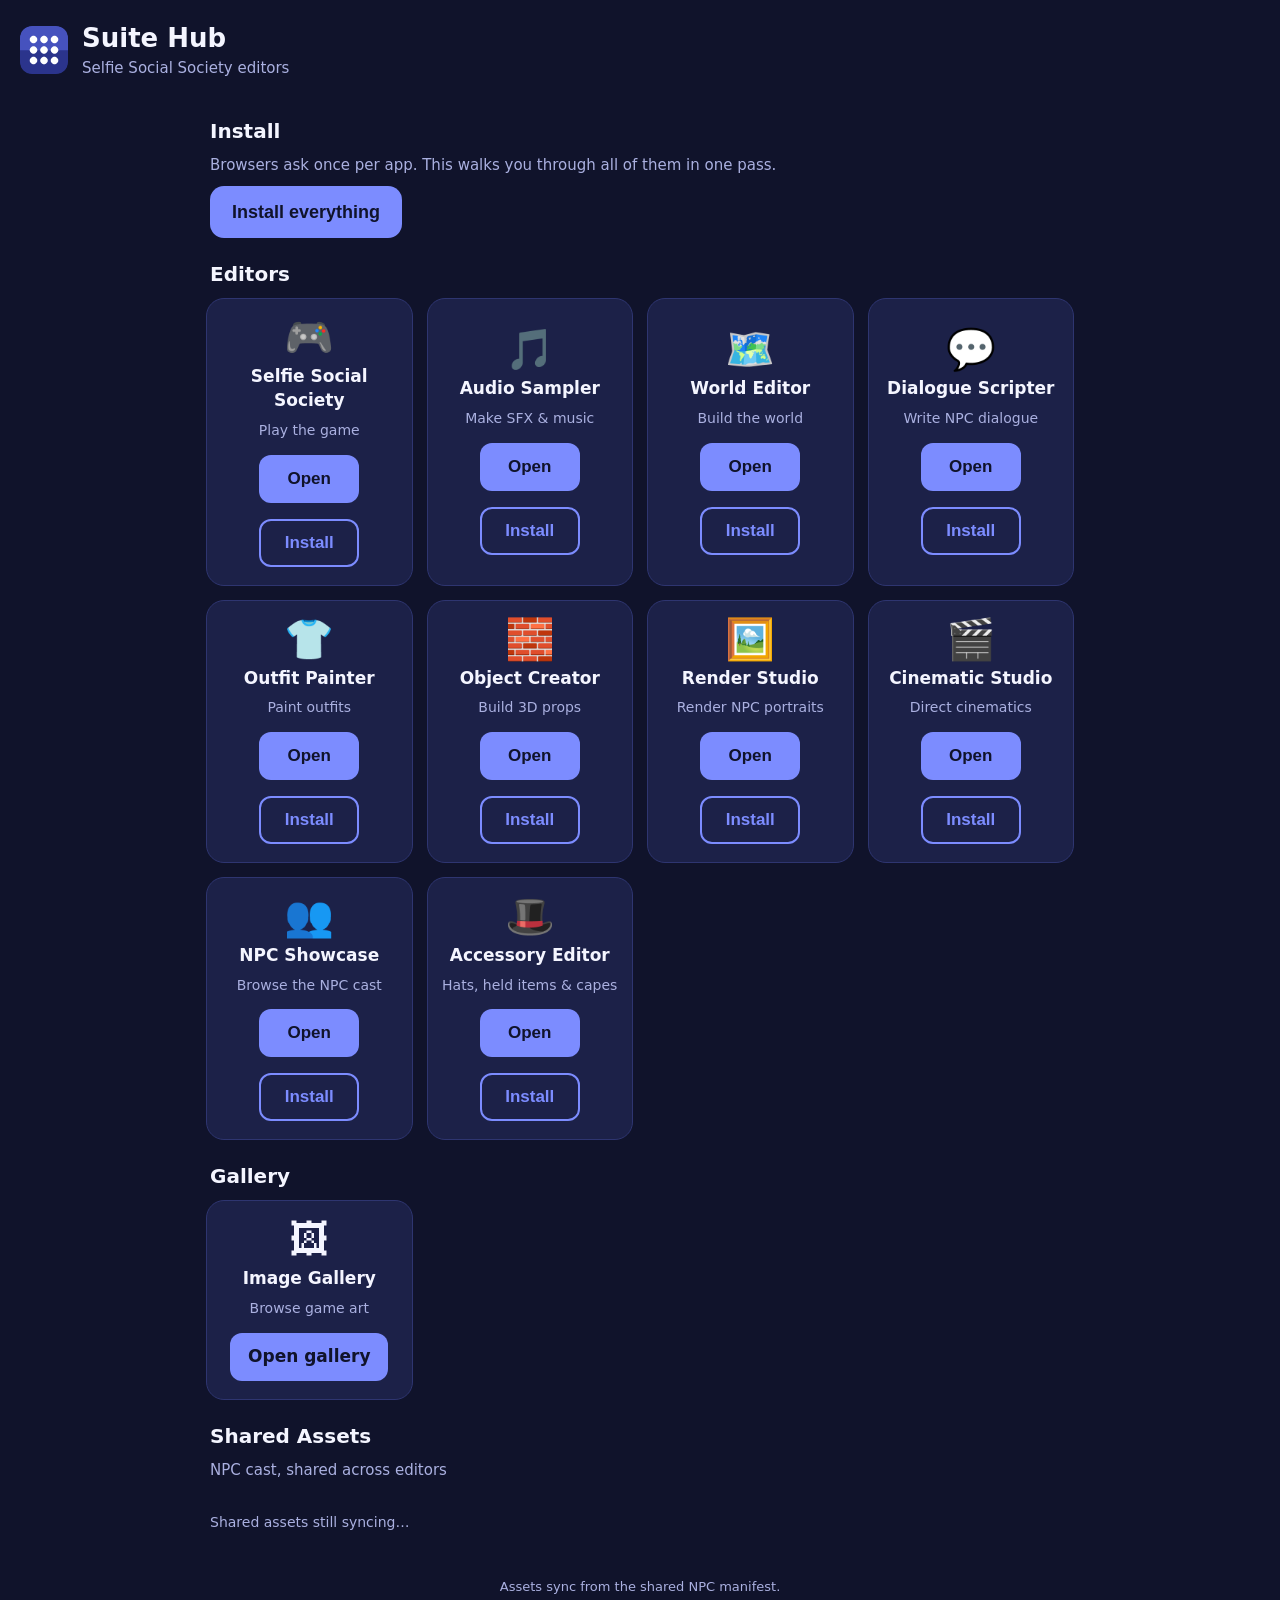
<file: index.html>
<!DOCTYPE html>
<html lang="en">
<head>
<meta charset="utf-8">
<meta name="viewport" content="width=device-width, initial-scale=1, viewport-fit=cover">
<title>Suite Hub</title>
<meta name="theme-color" content="#2b348c">
<meta name="description" content="Launcher and installer for the Selfie Social Society editor suite.">
<link rel="manifest" href="./manifest.webmanifest">
<link rel="apple-touch-icon" href="./icons/apple-touch-icon.png">
<link rel="icon" type="image/png" sizes="192x192" href="./icons/icon-192.png">
<link rel="stylesheet" href="./styles.css">
</head>
<body>
<header class="hub-header">
  <img class="hub-logo" src="./icons/icon-192.png" alt="" width="48" height="48">
  <div>
    <h1>Suite Hub</h1>
    <p class="sub">Selfie Social Society editors</p>
  </div>
</header>

<main>
  <section aria-label="Install">
    <h2>Install</h2>
    <p class="shelf-note">Browsers ask once per app. This walks you through all of them in one pass.</p>
    <div class="install-actions">
      <button id="install-hub-btn" class="primary hidden">Install Hub</button>
      <button id="install-all-btn" class="primary">Install everything</button>
    </div>
    <div id="install-flow" class="install-flow hidden" aria-live="polite">
      <p id="install-progress" class="status"></p>
      <p id="install-current" class="install-current"></p>
      <div class="install-actions">
        <button id="install-open-btn" class="primary">Open app</button>
        <button id="install-done-btn">Installed — next</button>
        <button id="install-skip-btn" class="ghost">Skip</button>
        <button id="install-cancel-btn" class="ghost">Stop</button>
      </div>
      <p id="install-hint" class="status"></p>
    </div>
  </section>

  <section aria-label="Editors">
    <h2>Editors</h2>
    <div id="launcher-grid" class="grid" role="list"></div>
  </section>

  <section aria-label="Gallery">
    <h2>Gallery</h2>
    <div class="grid" role="list">
      <div class="card" role="listitem">
        <div class="emoji" aria-hidden="true">&#128444;</div>
        <div class="name">Image Gallery</div>
        <div class="purpose">Browse game art</div>
        <a class="btn" href="./gallery.html">Open gallery</a>
      </div>
    </div>
  </section>

  <section aria-label="Shared assets">
    <h2>Shared Assets</h2>
    <p class="shelf-note">NPC cast, shared across editors</p>
    <div id="asset-shelf" class="shelf" role="list"></div>
    <p id="shelf-status" class="status" role="status"></p>
  </section>
</main>

<footer class="hub-footer">
  <p>Assets sync from the shared NPC manifest.</p>
</footer>

<script src="./app.js" defer></script>
<script>
if ("serviceWorker" in navigator) {
  window.addEventListener("load", function () {
    navigator.serviceWorker.register("./sw.js").catch(function () {});
  });
}
</script>
</body>
</html>
</file>
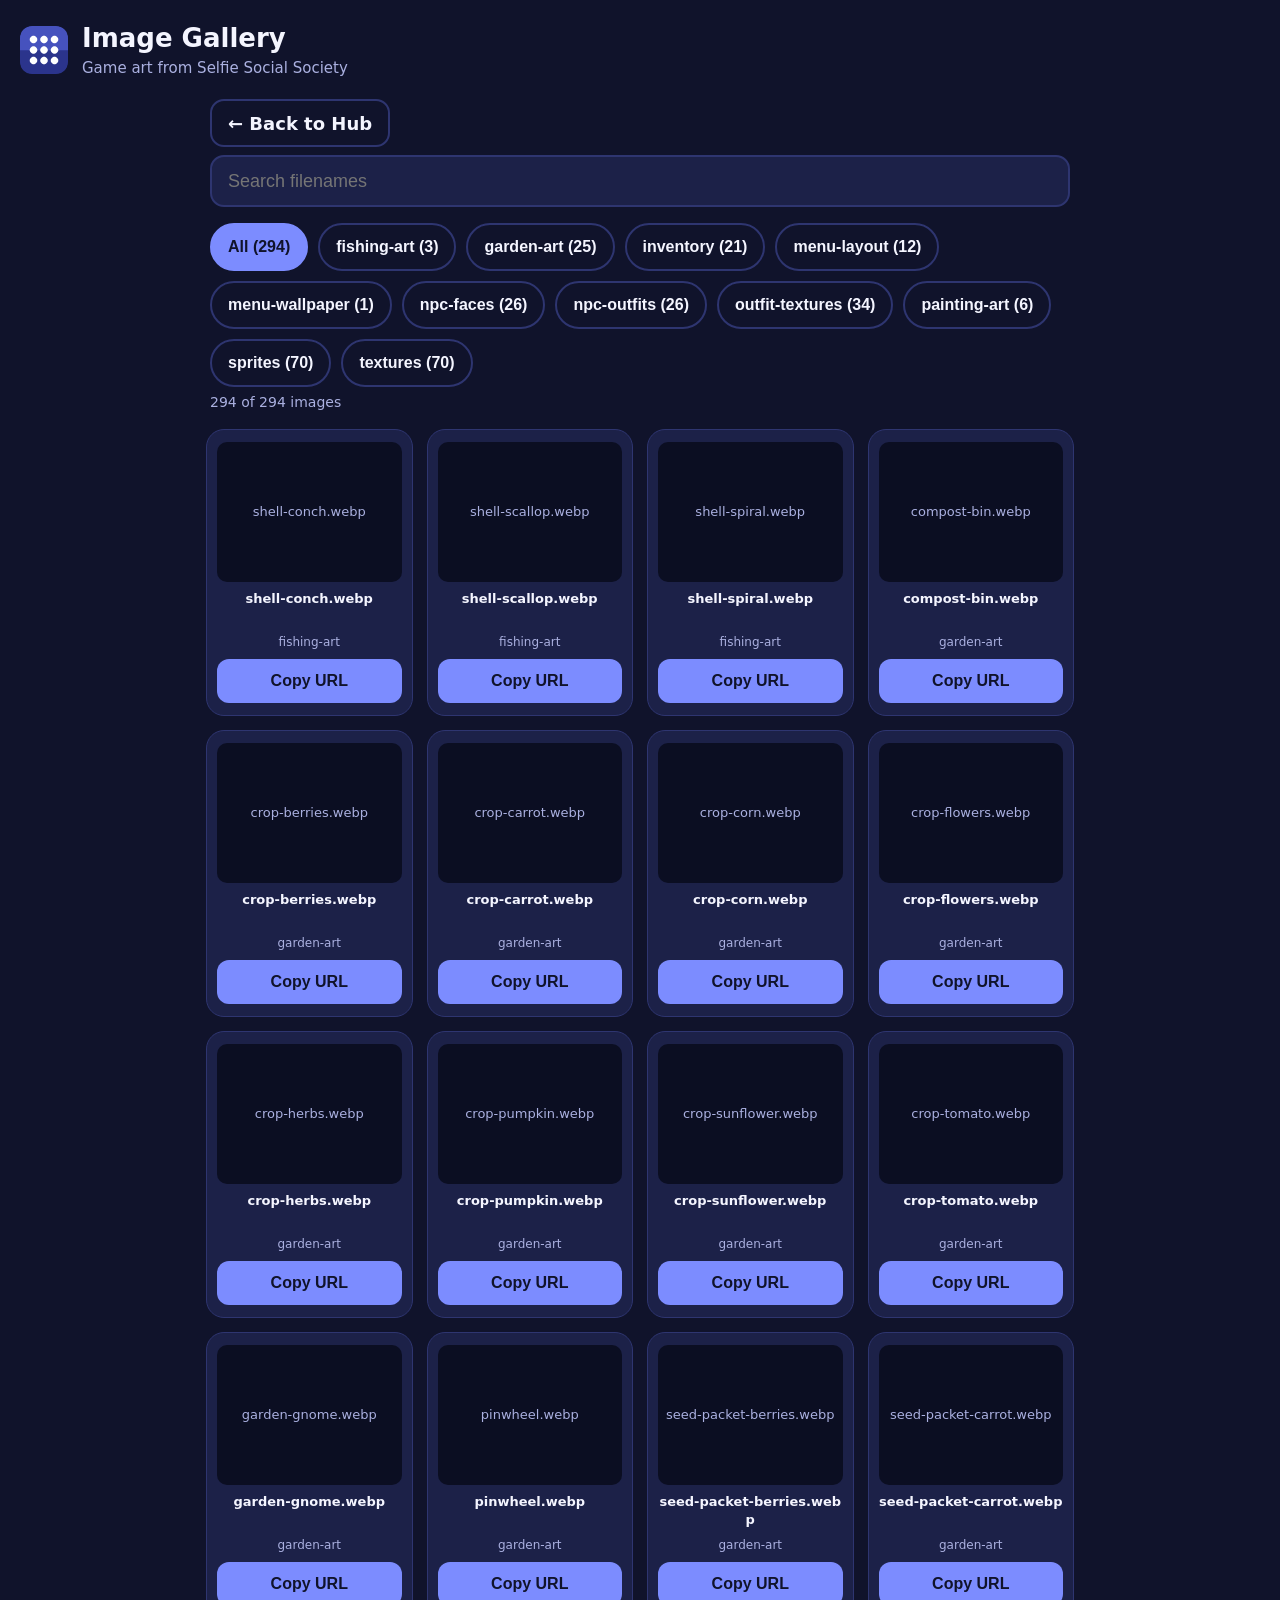
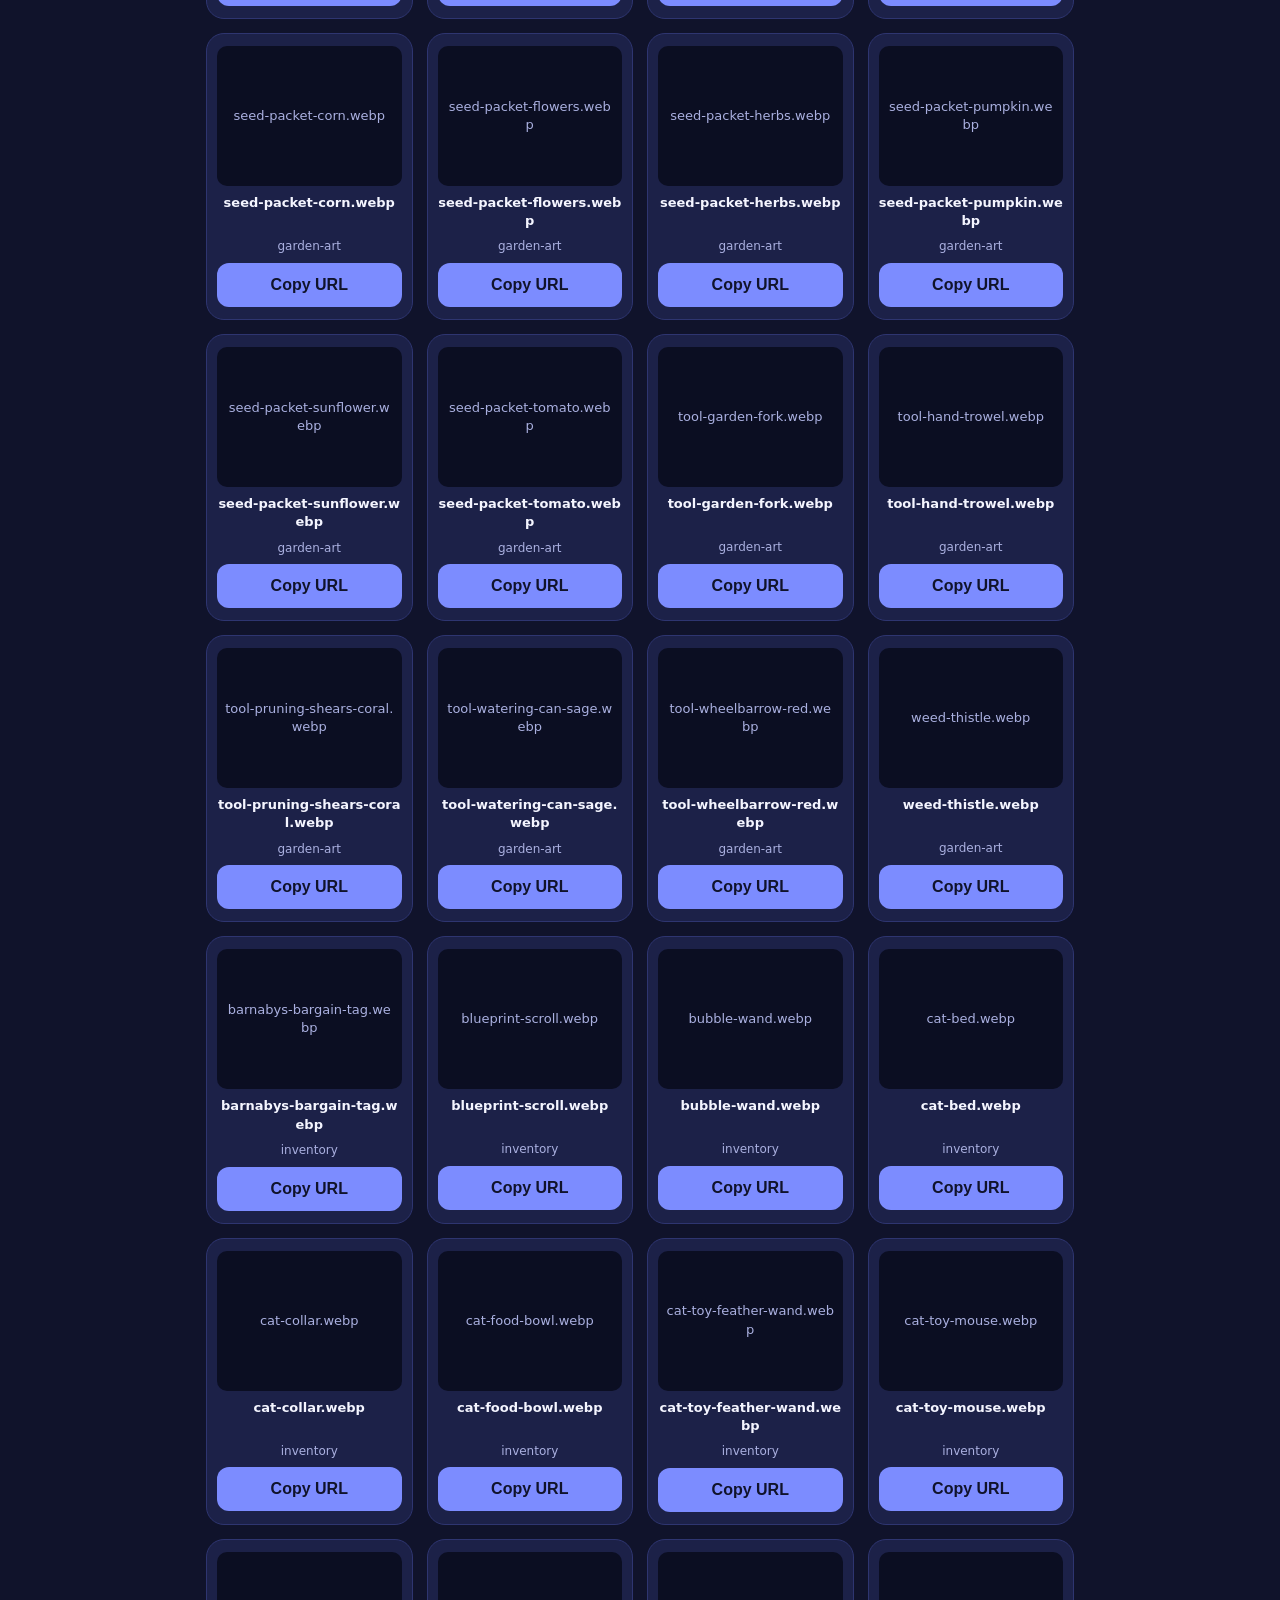
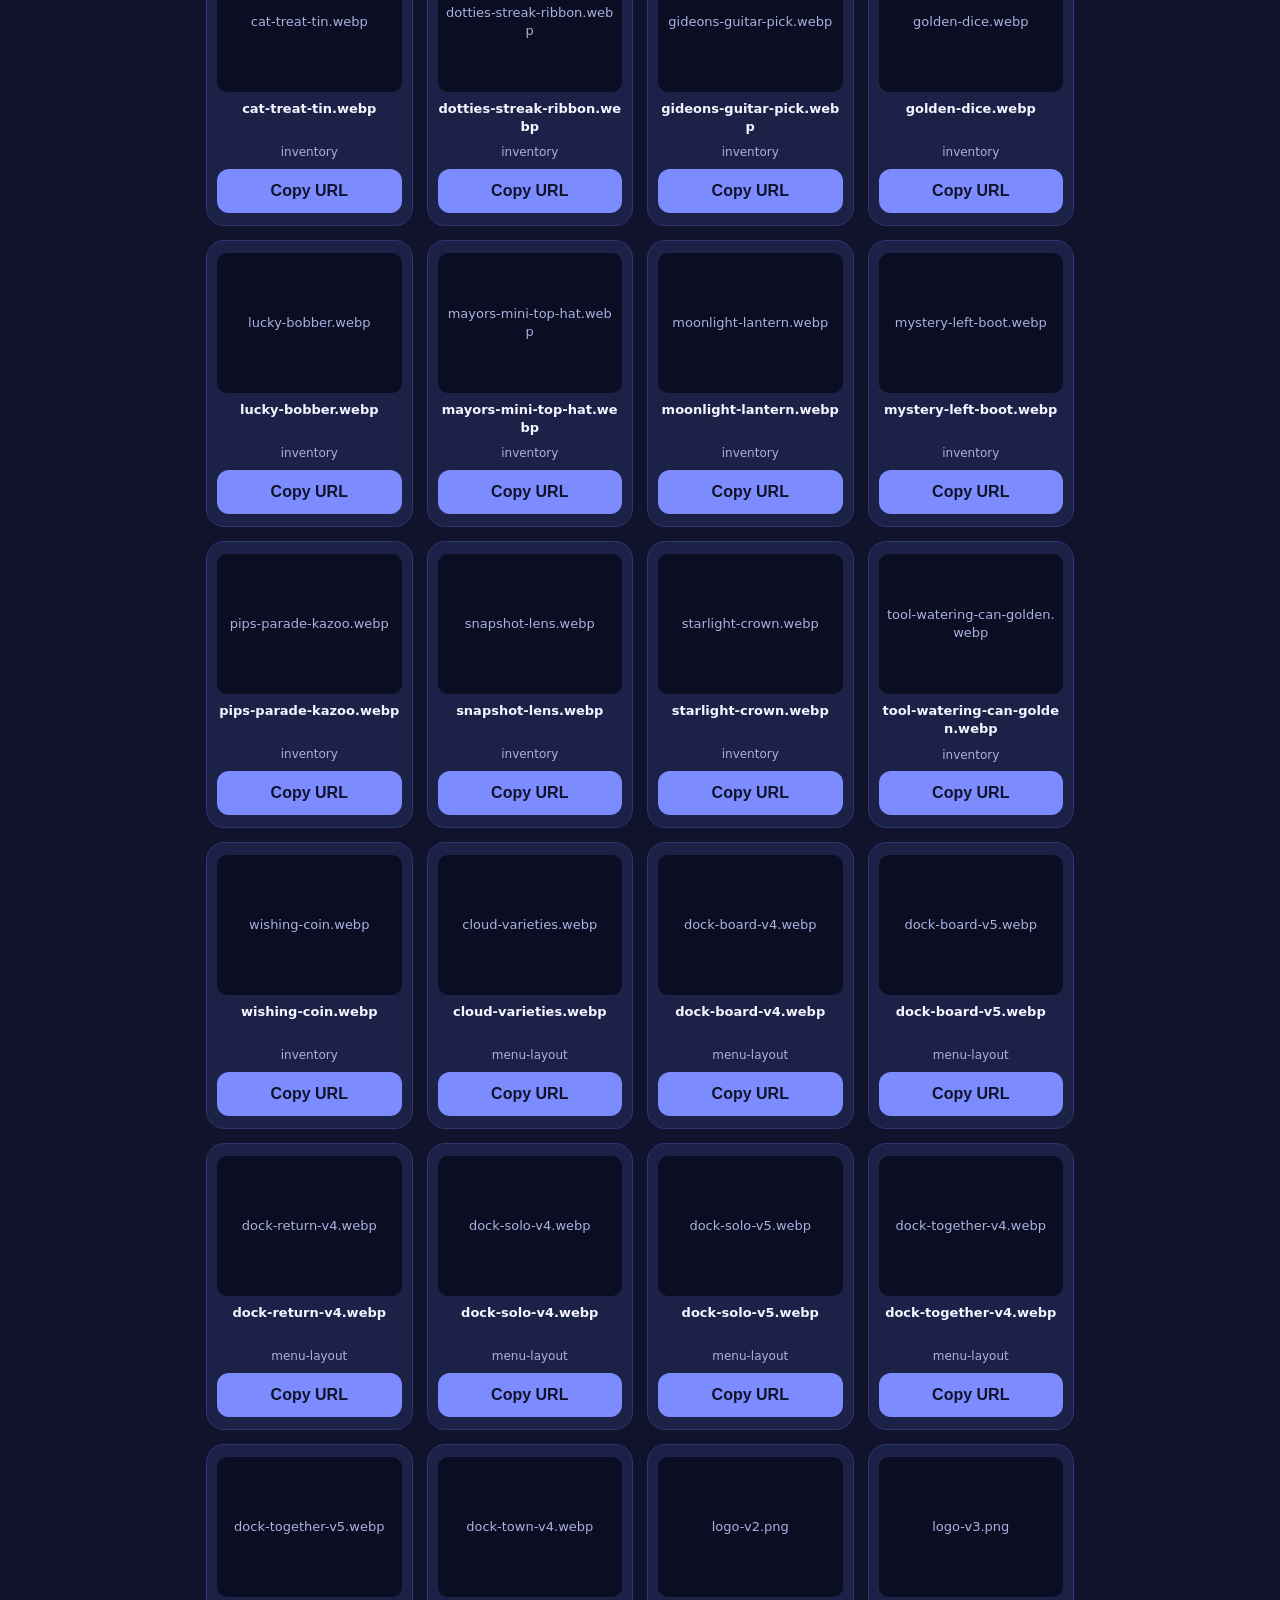
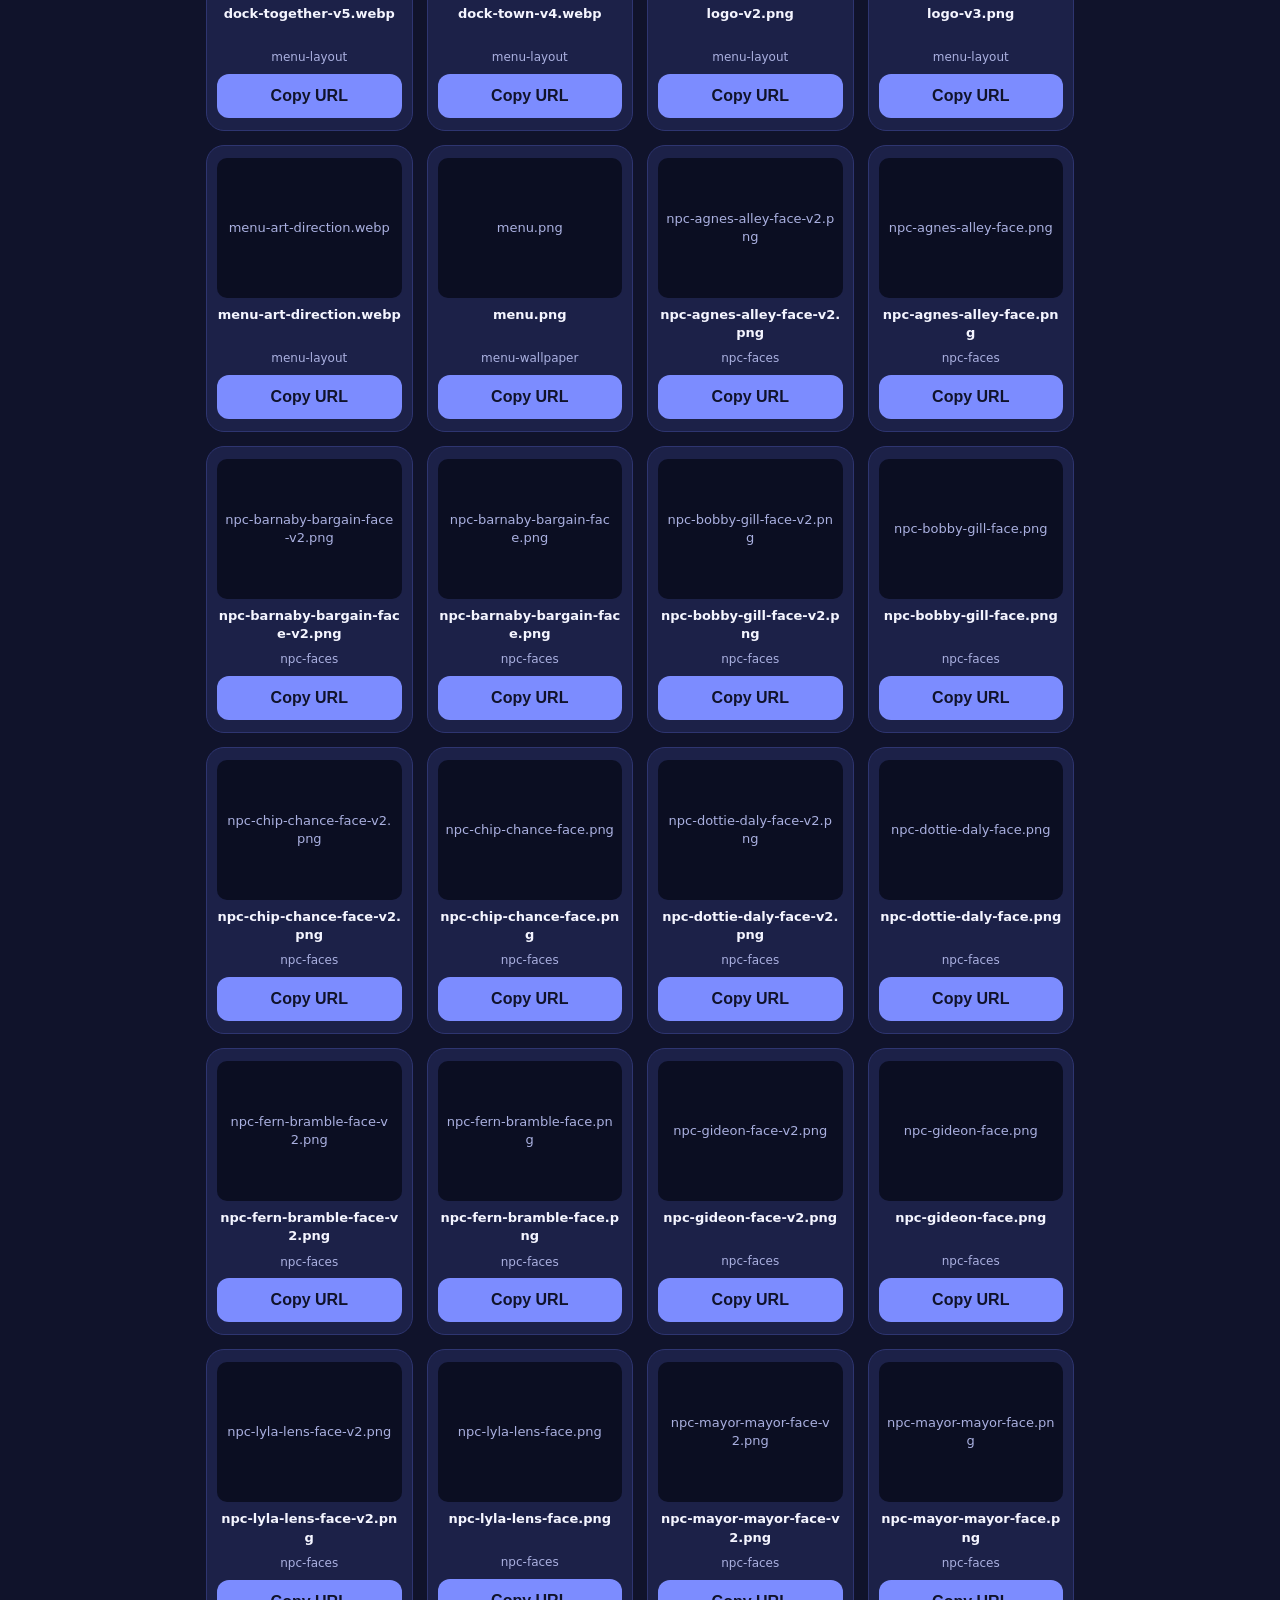
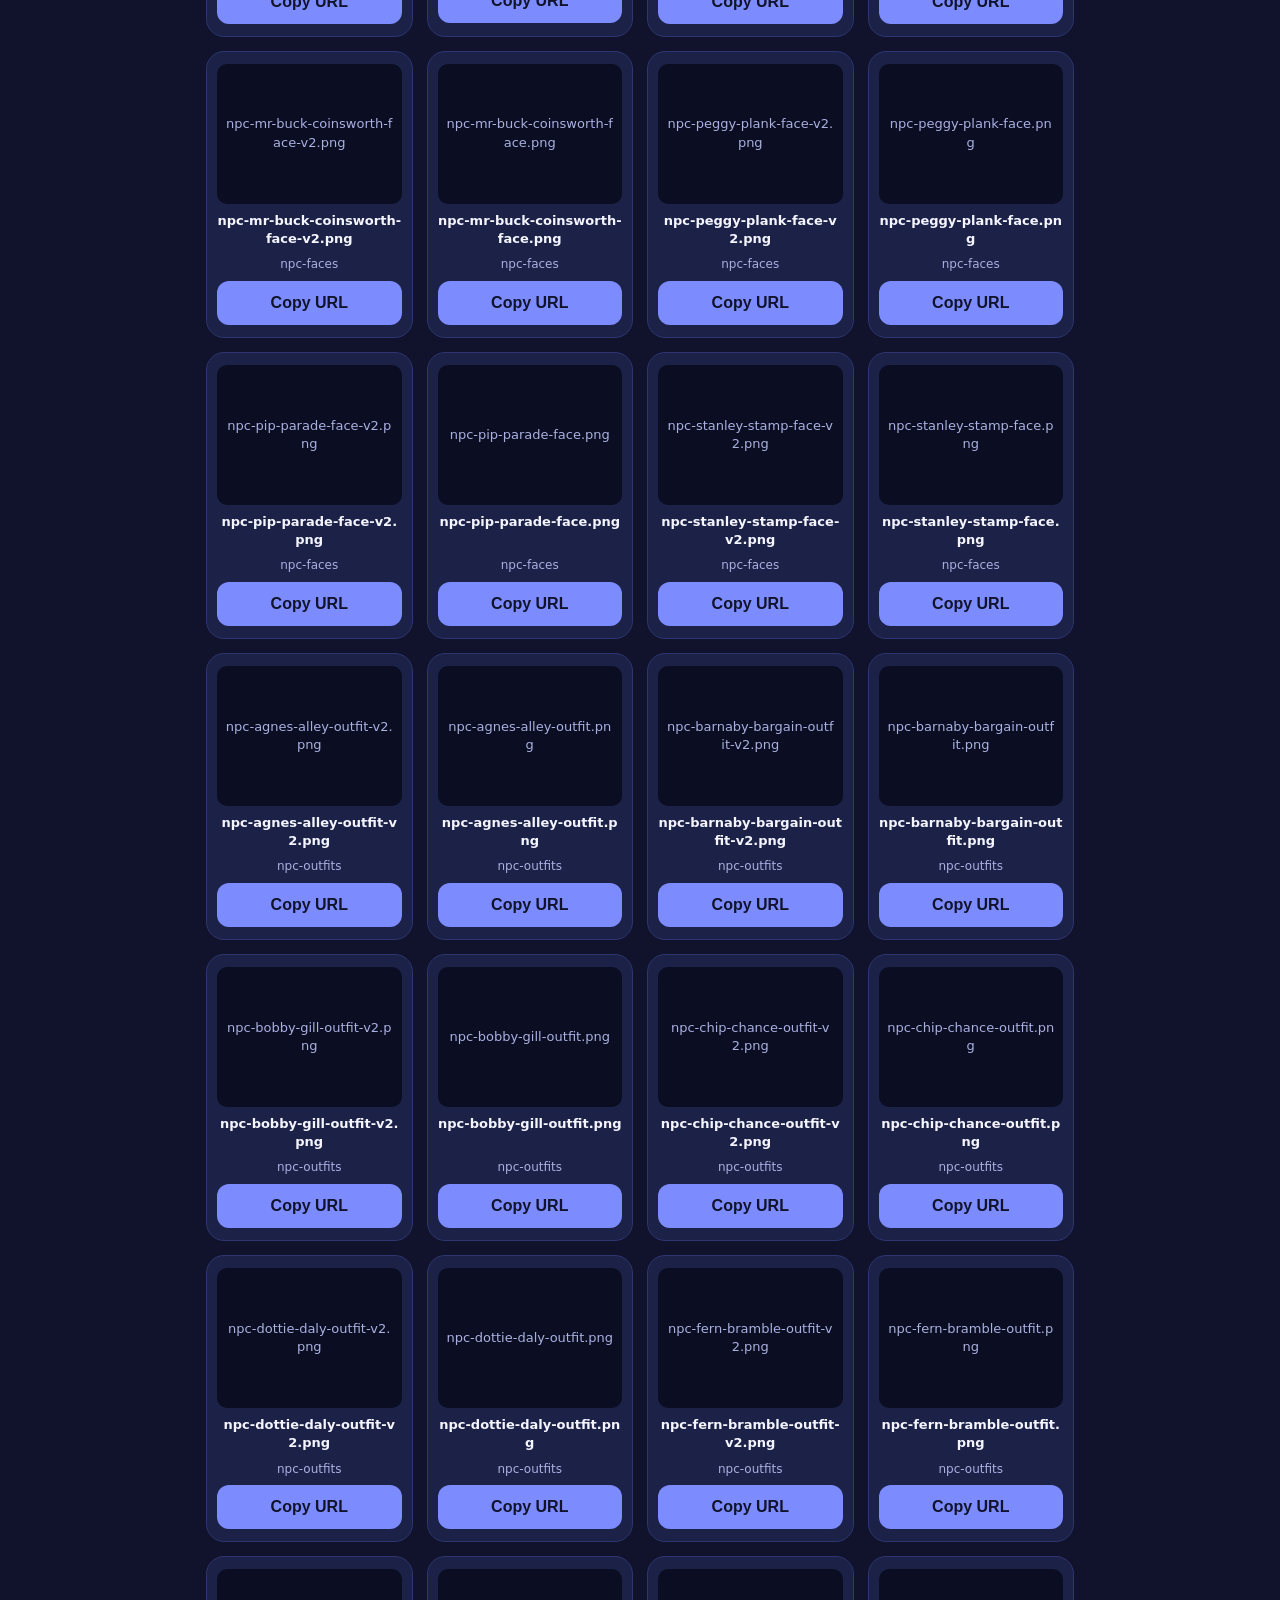
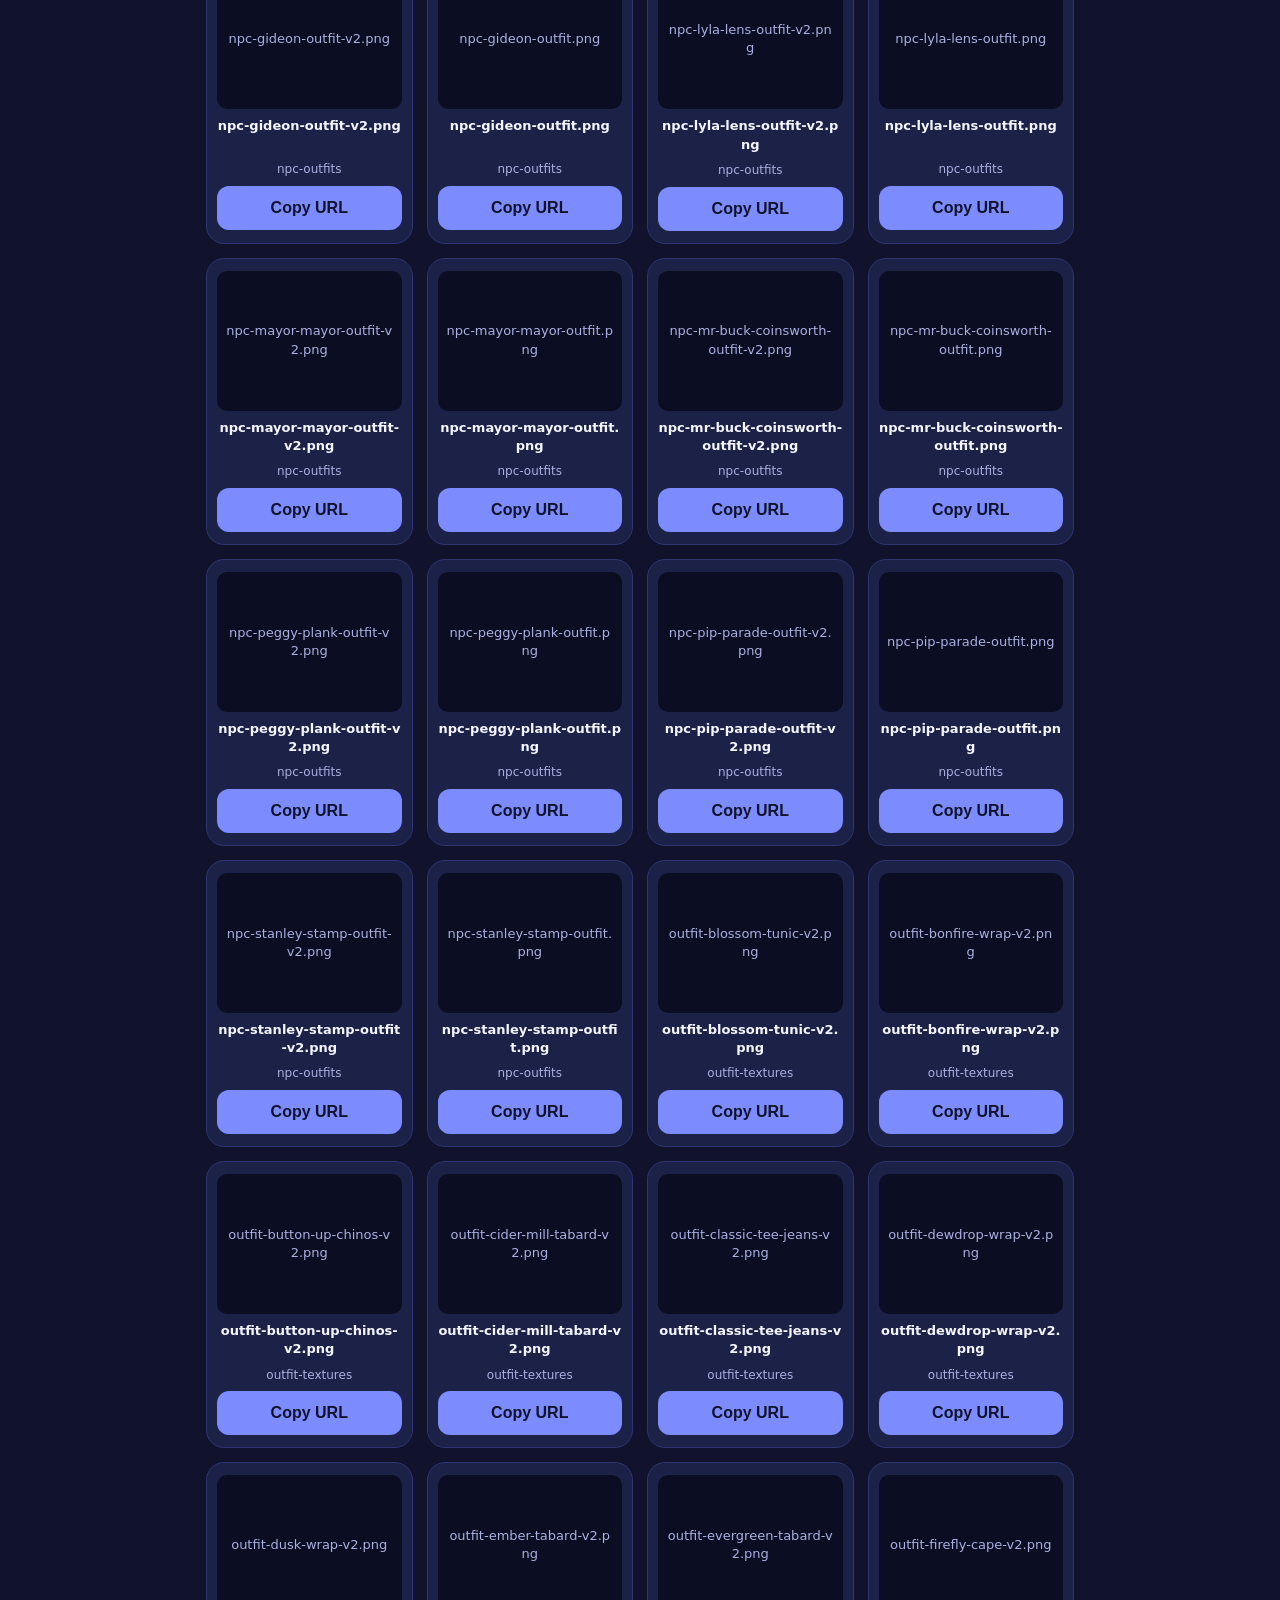
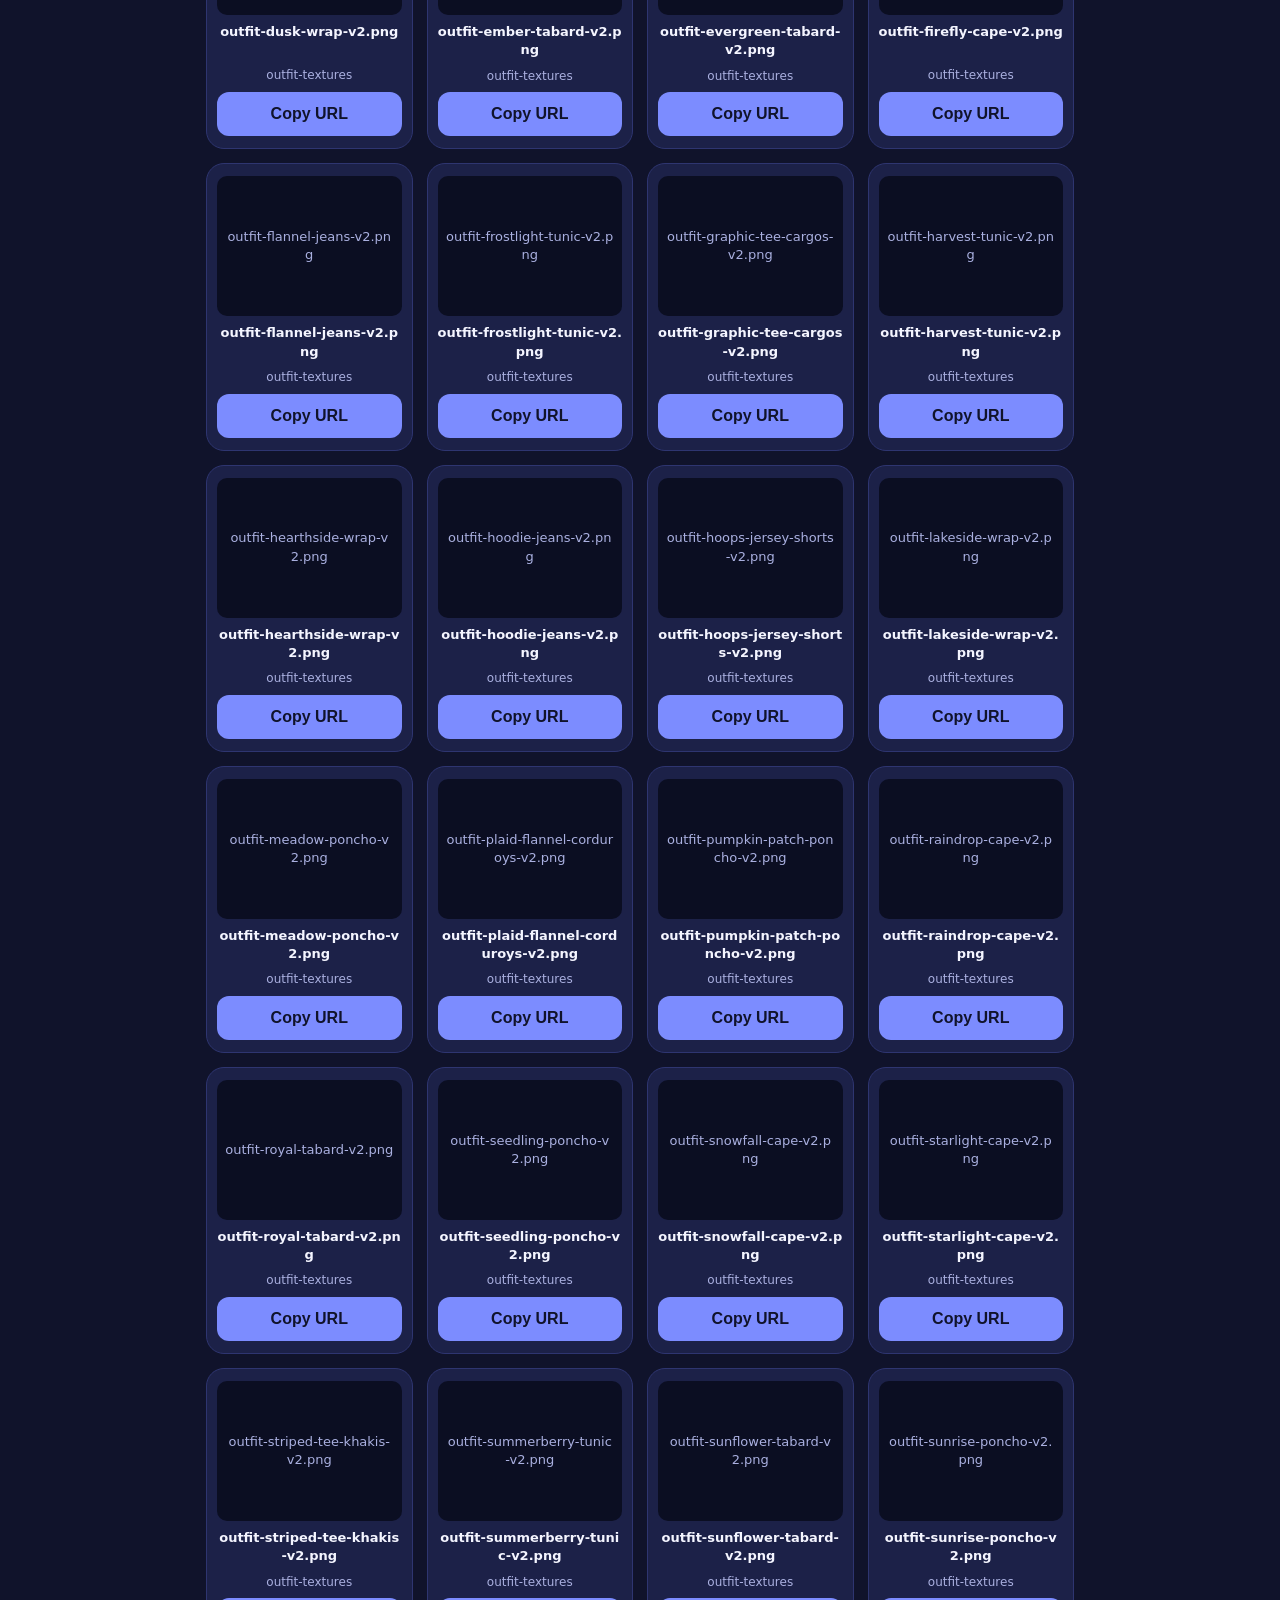
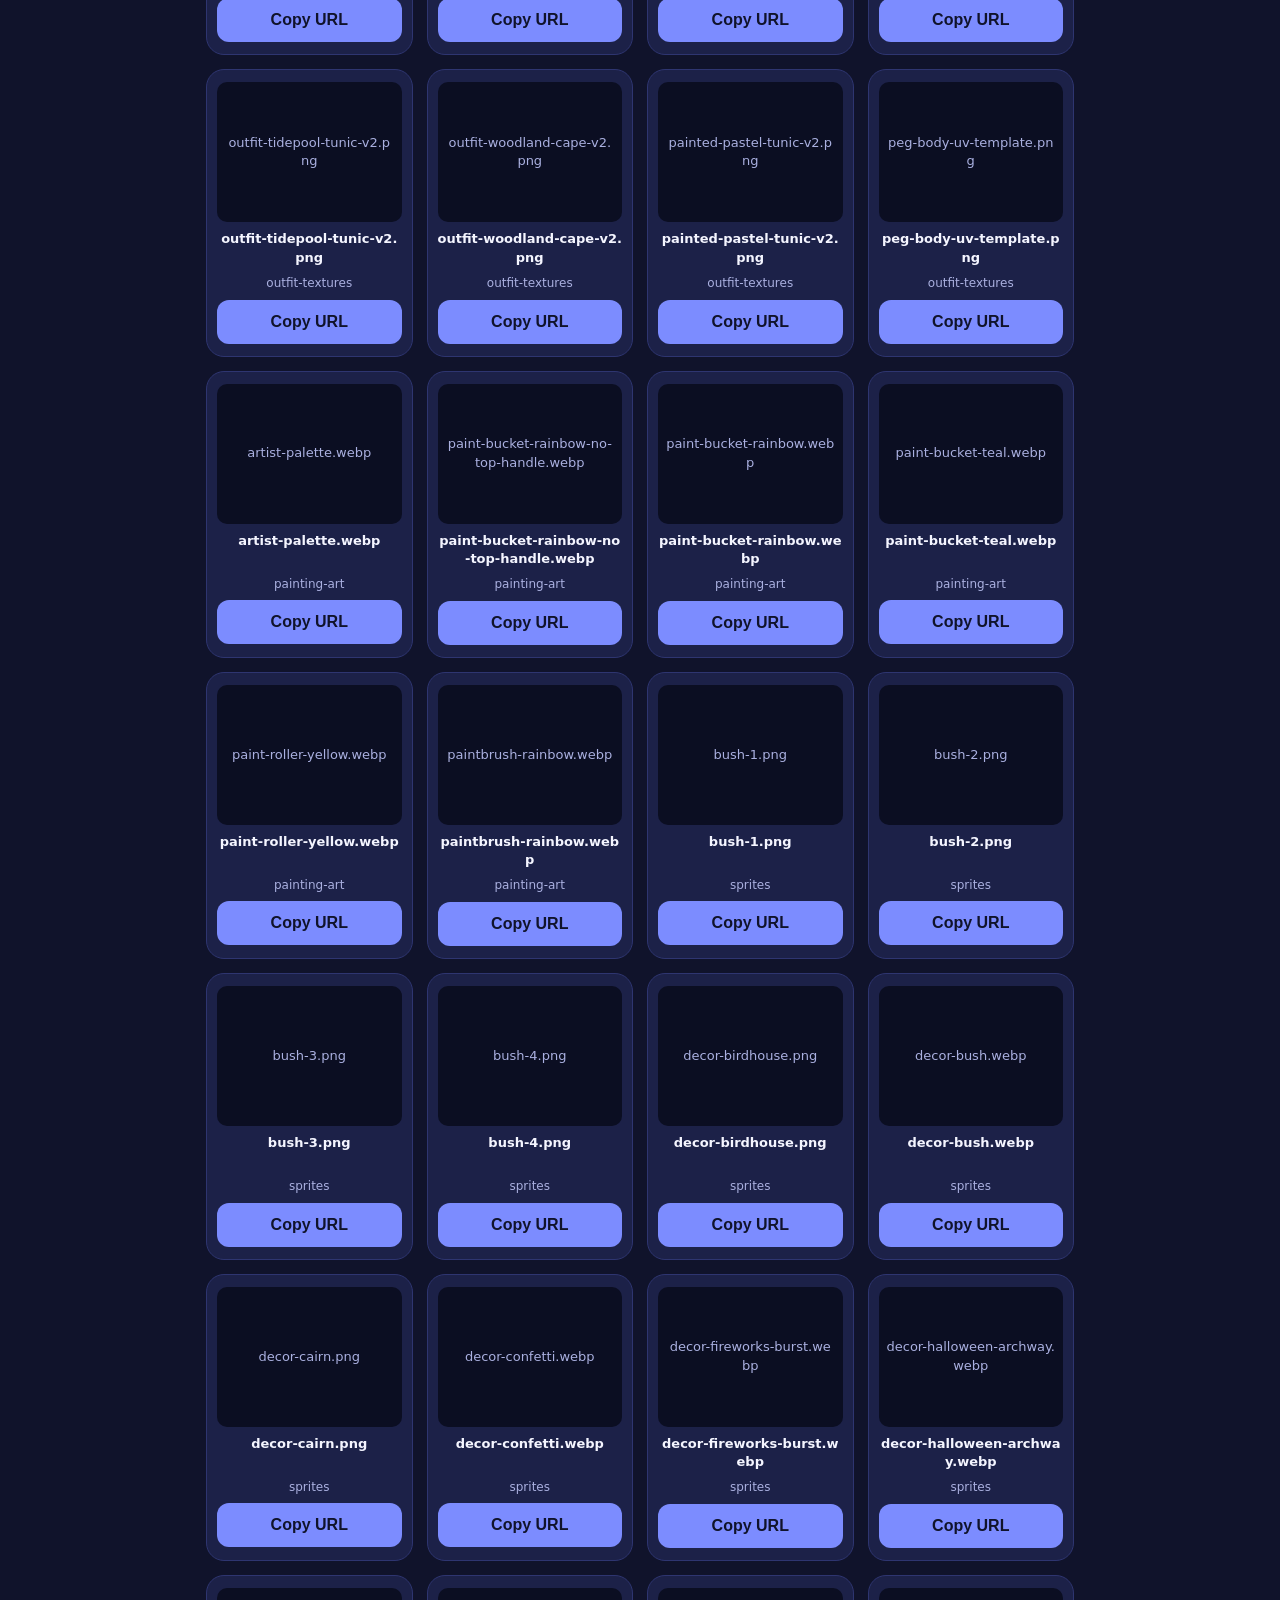
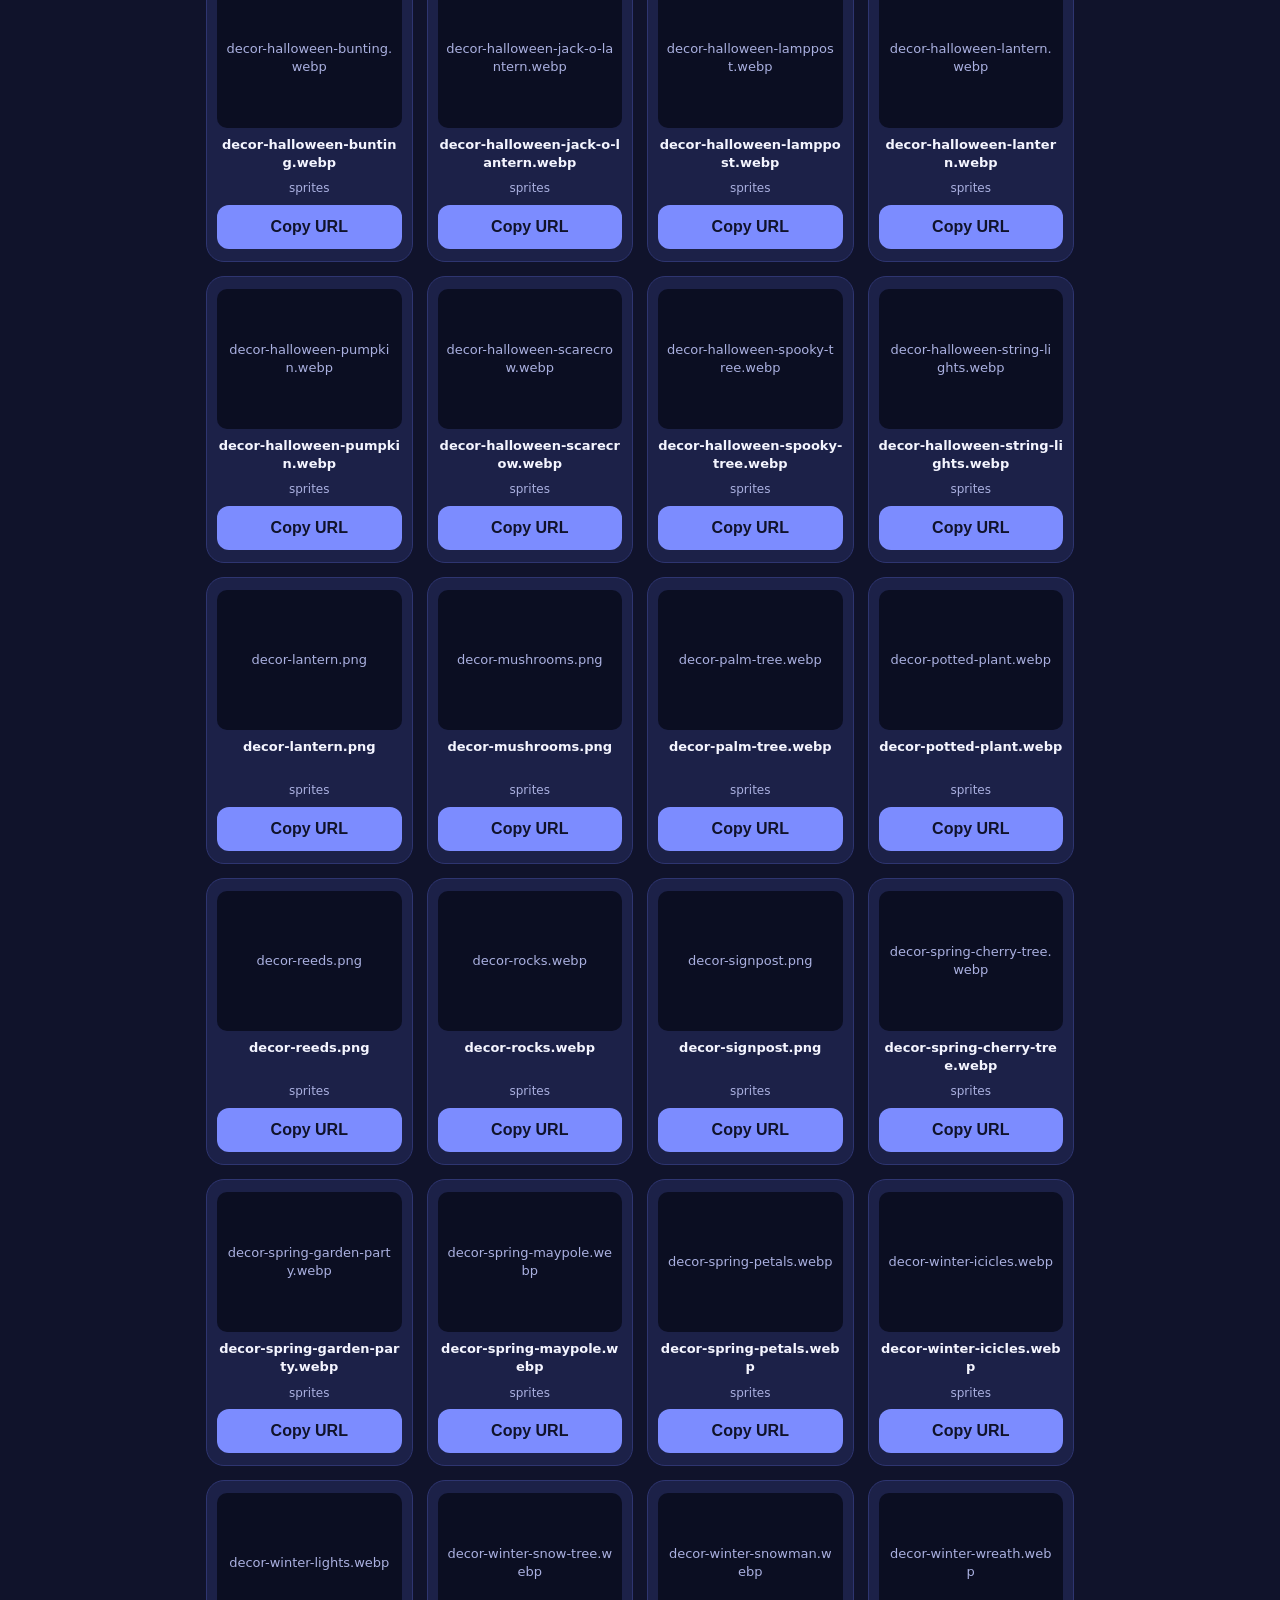
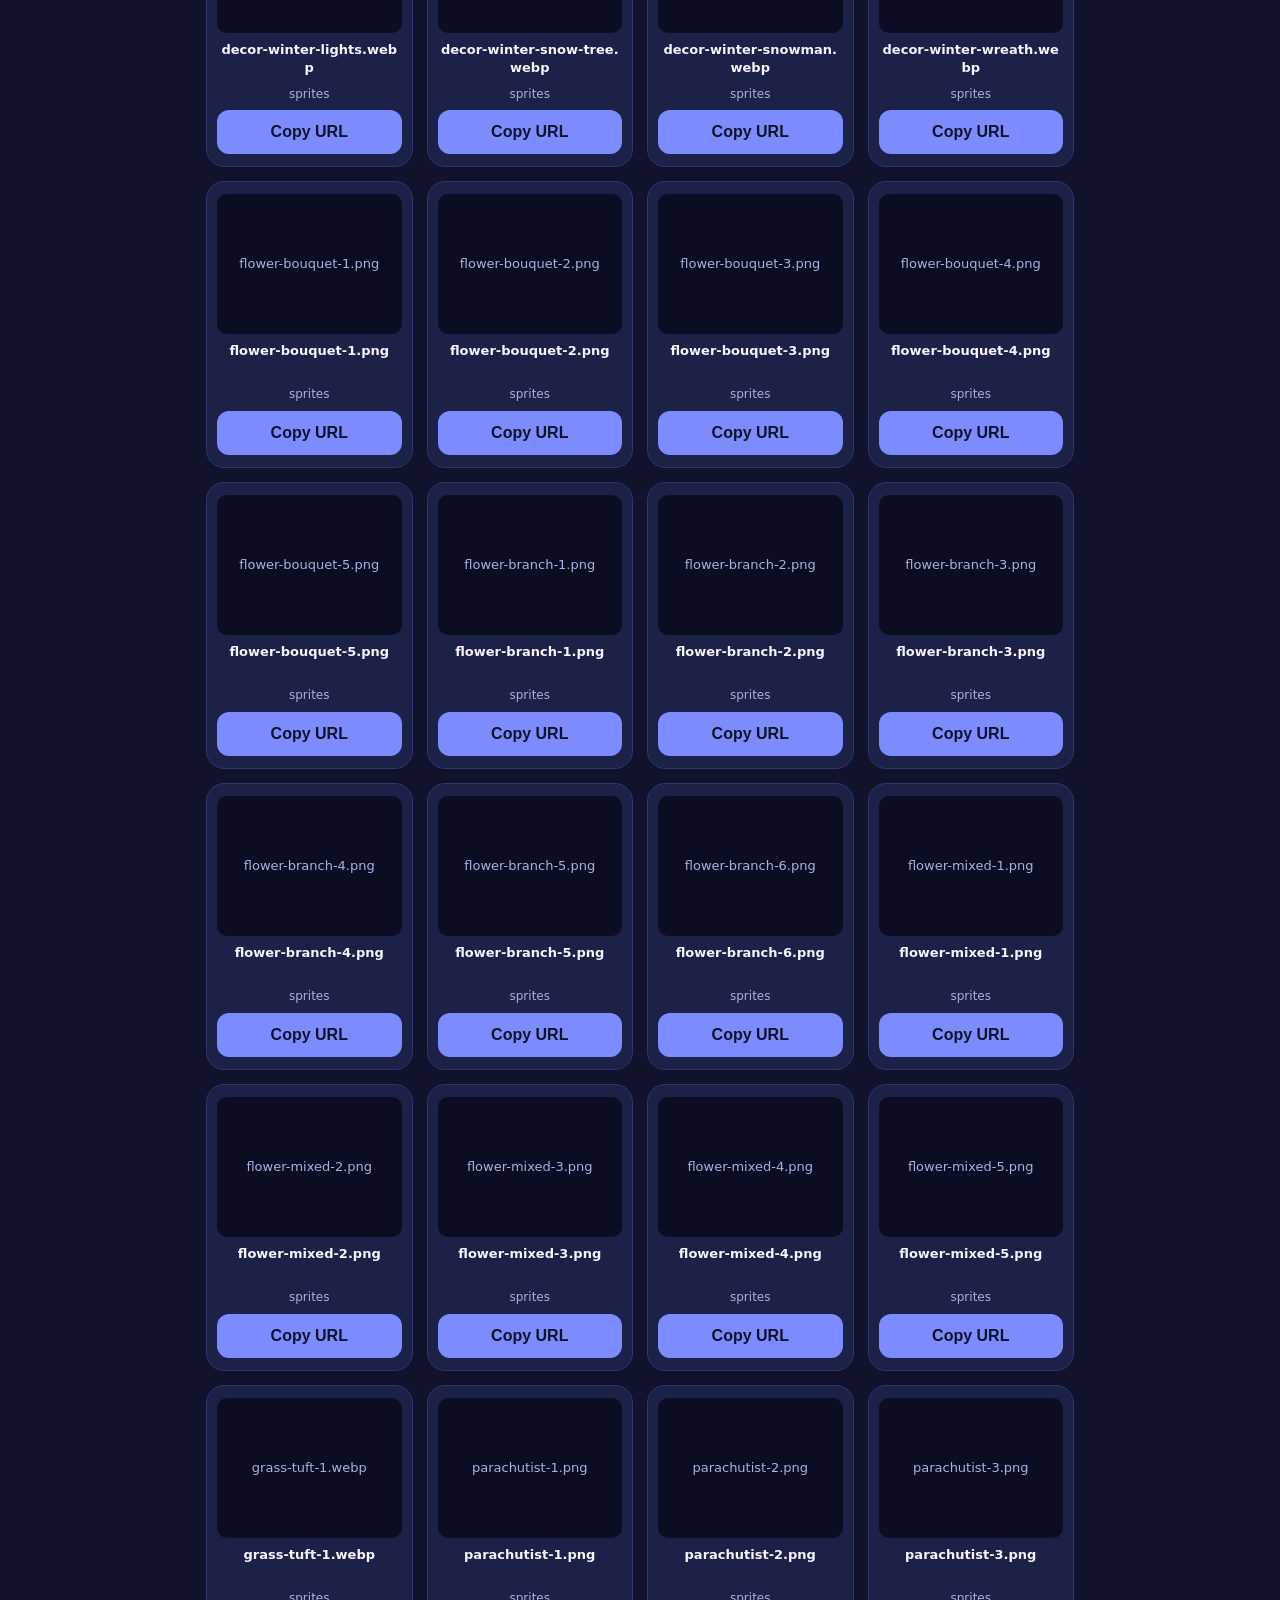
<file: gallery.html>
<!DOCTYPE html>
<html lang="en">
<head>
<meta charset="utf-8">
<meta name="viewport" content="width=device-width, initial-scale=1, viewport-fit=cover">
<title>Image Gallery — Suite Hub</title>
<meta name="theme-color" content="#2b348c">
<meta name="description" content="Gallery of the Selfie Social Society game image files.">
<link rel="manifest" href="./manifest.webmanifest">
<link rel="apple-touch-icon" href="./icons/apple-touch-icon.png">
<link rel="icon" type="image/png" sizes="192x192" href="./icons/icon-192.png">
<link rel="stylesheet" href="./styles.css">
<style>
.back-link {
  display: inline-flex;
  align-items: center;
  min-height: 48px;
  padding: 0 16px;
  margin: 4px;
  border: 2px solid var(--card-edge);
  border-radius: 14px;
  color: var(--text);
  font-weight: 700;
  text-decoration: none;
}
.gallery-search {
  width: calc(100% - 8px);
  min-height: 52px;
  margin: 4px;
  padding: 0 16px;
  border: 2px solid var(--card-edge);
  border-radius: 14px;
  background: var(--card);
  color: var(--text);
  font-size: 18px;
}
.filter-row {
  display: flex;
  gap: 10px;
  flex-wrap: wrap;
  margin: 12px 4px 4px;
}
.filter-row button {
  min-height: 48px;
  padding: 0 16px;
  border: 2px solid var(--card-edge);
  border-radius: 24px;
  background: transparent;
  color: var(--text);
  font-size: 16px;
  font-weight: 700;
  cursor: pointer;
}
.filter-row button.active {
  background: var(--accent);
  border-color: var(--accent);
  color: #10132b;
}
.gallery-grid {
  display: grid;
  grid-template-columns: repeat(auto-fill, minmax(150px, 1fr));
  gap: 14px;
  margin-top: 16px;
}
.gcard {
  background: var(--card);
  border: 1px solid var(--card-edge);
  border-radius: var(--radius);
  padding: 12px 10px;
  text-align: center;
  display: flex;
  flex-direction: column;
  gap: 8px;
  min-width: 0;
}
.gcard img {
  width: 100%;
  height: 140px;
  object-fit: contain;
  background: #0b0e22;
  border-radius: 10px;
  cursor: zoom-in;
}
.gcard .gname {
  font-size: 13px;
  font-weight: 700;
  word-break: break-all;
  min-height: 36px;
}
.gcard .gcat { color: var(--muted); font-size: 12px; }
.gcard .gmiss {
  height: 140px;
  display: grid;
  place-items: center;
  background: #0b0e22;
  border-radius: 10px;
  color: var(--muted);
  font-size: 13px;
  padding: 8px;
  word-break: break-all;
}
.gcard button, .lightbox button {
  min-height: 44px;
  border: 0;
  border-radius: 12px;
  background: var(--accent);
  color: #10132b;
  font-size: 16px;
  font-weight: 700;
  cursor: pointer;
}
.gcard button.copied, .lightbox button.copied { background: #9fe8b6; }
.lightbox {
  position: fixed;
  inset: 0;
  z-index: 50;
  display: grid;
  place-items: center;
  padding: 20px;
  background: #0b0e22e6;
}
.lightbox.hidden { display: none !important; }
.lightbox .box {
  width: min(640px, 100%);
  max-height: calc(100dvh - 40px);
  overflow: auto;
  background: var(--card);
  border: 1px solid var(--card-edge);
  border-radius: var(--radius);
  padding: 18px;
  text-align: center;
}
.lightbox img {
  width: 100%;
  max-height: 60dvh;
  object-fit: contain;
  background: #0b0e22;
  border-radius: 10px;
}
.lightbox .lname { font-weight: 700; word-break: break-all; margin: 12px 0 2px; }
.lightbox .lpath { color: var(--muted); font-size: 13px; word-break: break-all; margin-bottom: 14px; }
.lightbox .lactions { display: flex; gap: 10px; flex-wrap: wrap; justify-content: center; }
.lightbox .lactions button.ghost {
  background: transparent;
  border: 2px solid var(--card-edge);
  color: var(--muted);
}
@media (min-width: 640px) {
  .gallery-grid { grid-template-columns: repeat(auto-fill, minmax(180px, 1fr)); }
}
</style>
</head>
<body>
<header class="hub-header">
  <img class="hub-logo" src="./icons/icon-192.png" alt="" width="48" height="48">
  <div>
    <h1>Image Gallery</h1>
    <p class="sub">Game art from Selfie Social Society</p>
  </div>
</header>

<main>
  <a class="back-link" href="./index.html">&#8592; Back to Hub</a>
  <section aria-label="Gallery">
    <input id="gallery-search" class="gallery-search" type="search" placeholder="Search filenames" aria-label="Search filenames" autocomplete="off">
    <div id="filter-row" class="filter-row" role="group" aria-label="Filter by folder"></div>
    <p id="gallery-count" class="status" role="status"></p>
    <div id="gallery-grid" class="gallery-grid"></div>
    <p id="gallery-status" class="status" role="status"></p>
  </section>
</main>

<div id="lightbox" class="lightbox hidden" role="dialog" aria-modal="true" aria-label="Image preview">
  <div class="box">
    <img id="lb-img" alt="">
    <p id="lb-name" class="lname"></p>
    <p id="lb-path" class="lpath"></p>
    <div class="lactions">
      <button id="lb-copy" type="button">Copy URL</button>
      <button id="lb-close" type="button" class="ghost">Close</button>
    </div>
  </div>
</div>

<script>
(function () {
  "use strict";
  var grid = document.getElementById("gallery-grid");
  var countEl = document.getElementById("gallery-count");
  var statusEl = document.getElementById("gallery-status");
  var searchEl = document.getElementById("gallery-search");
  var filterRow = document.getElementById("filter-row");
  var lightbox = document.getElementById("lightbox");
  var lbImg = document.getElementById("lb-img");
  var lbName = document.getElementById("lb-name");
  var lbPath = document.getElementById("lb-path");
  var lbCopy = document.getElementById("lb-copy");
  var items = [];
  var activeCat = "all";
  var query = "";
  var lbUrl = "";

  function copyUrl(url, btn) {
    function done() {
      var old = btn.textContent;
      btn.textContent = "Copied";
      btn.classList.add("copied");
      setTimeout(function () { btn.textContent = old; btn.classList.remove("copied"); }, 1500);
    }
    if (navigator.clipboard && navigator.clipboard.writeText) {
      navigator.clipboard.writeText(url).then(done, function () { fallback(); });
    } else { fallback(); }
    function fallback() {
      var ta = document.createElement("textarea");
      ta.value = url;
      document.body.appendChild(ta);
      ta.select();
      try { document.execCommand("copy"); done(); } catch (e) {}
      ta.remove();
    }
  }

  function openLightbox(item) {
    lbUrl = item.url;
    lbImg.src = item.url;
    lbImg.alt = item.name;
    lbName.textContent = item.name;
    lbPath.textContent = item.path;
    lightbox.classList.remove("hidden");
  }
  function closeLightbox() {
    lightbox.classList.add("hidden");
    lbImg.removeAttribute("src");
  }
  document.getElementById("lb-close").addEventListener("click", closeLightbox);
  lbCopy.addEventListener("click", function () { copyUrl(lbUrl, lbCopy); });
  lightbox.addEventListener("click", function (e) { if (e.target === lightbox) closeLightbox(); });
  document.addEventListener("keydown", function (e) { if (e.key === "Escape") closeLightbox(); });

  function renderFilters() {
    var cats = {};
    items.forEach(function (it) { cats[it.category] = (cats[it.category] || 0) + 1; });
    var order = Object.keys(cats).sort();
    var all = document.createElement("button");
    all.type = "button";
    all.textContent = "All (" + items.length + ")";
    all.className = activeCat === "all" ? "active" : "";
    all.addEventListener("click", function () { activeCat = "all"; renderFilters(); render(); });
    filterRow.appendChild(all);
    order.forEach(function (cat) {
      var b = document.createElement("button");
      b.type = "button";
      b.textContent = cat + " (" + cats[cat] + ")";
      b.className = activeCat === cat ? "active" : "";
      b.addEventListener("click", function () { activeCat = cat; renderFilters(); render(); });
      filterRow.appendChild(b);
    });
  }

  function render() {
    var q = query.trim().toLowerCase();
    var shown = items.filter(function (it) {
      if (activeCat !== "all" && it.category !== activeCat) return false;
      if (q && it.name.toLowerCase().indexOf(q) === -1 && it.path.toLowerCase().indexOf(q) === -1) return false;
      return true;
    });
    countEl.textContent = shown.length + " of " + items.length + " images";
    grid.innerHTML = "";
    if (!shown.length) {
      statusEl.textContent = "No images match.";
      return;
    }
    statusEl.textContent = "";
    shown.forEach(function (it) {
      var card = document.createElement("div");
      card.className = "gcard";
      var img = document.createElement("img");
      img.src = it.url;
      img.alt = it.name;
      img.loading = "lazy";
      img.addEventListener("click", function () { openLightbox(it); });
      img.addEventListener("error", function () {
        var miss = document.createElement("div");
        miss.className = "gmiss";
        miss.textContent = it.name;
        img.replaceWith(miss);
      });
      var name = document.createElement("div");
      name.className = "gname";
      name.textContent = it.name;
      var cat = document.createElement("div");
      cat.className = "gcat";
      cat.textContent = it.category;
      var btn = document.createElement("button");
      btn.type = "button";
      btn.textContent = "Copy URL";
      btn.addEventListener("click", function () { copyUrl(it.url, btn); });
      card.appendChild(img);
      card.appendChild(name);
      card.appendChild(cat);
      card.appendChild(btn);
      grid.appendChild(card);
    });
  }

  searchEl.addEventListener("input", function () { query = searchEl.value; render(); });

  fetch("./gallery-data.json")
    .then(function (r) { if (!r.ok) throw new Error("data " + r.status); return r.json(); })
    .then(function (data) {
      items = data.items || [];
      filterRow.innerHTML = "";
      renderFilters();
      render();
    })
    .catch(function () {
      statusEl.textContent = "Gallery data could not load.";
    });
})();
</script>
</body>
</html>
</file>
<file: styles.css>
:root {
  --bg: #10132b;
  --card: #1c2148;
  --card-edge: #2e3570;
  --text: #f4f5ff;
  --muted: #aab0e0;
  --accent: #7c8cff;
  --pending: #8a8fa8;
  --radius: 18px;
}
* { box-sizing: border-box; }
html, body { margin: 0; padding: 0; }
body {
  background: var(--bg);
  color: var(--text);
  font-family: system-ui, -apple-system, "Segoe UI", sans-serif;
  font-size: 18px;
  line-height: 1.4;
  min-height: 100vh;
  -webkit-text-size-adjust: 100%;
}
.hub-header {
  display: flex;
  align-items: center;
  gap: 14px;
  padding: 20px 20px 8px;
}
.hub-logo { border-radius: 12px; }
.hub-header h1 { margin: 0; font-size: 26px; }
.sub { margin: 2px 0 0; color: var(--muted); font-size: 15px; }
main { padding: 8px 16px 32px; max-width: 900px; margin: 0 auto; }
h2 { font-size: 20px; margin: 22px 4px 10px; }
.grid {
  display: grid;
  grid-template-columns: repeat(auto-fill, minmax(150px, 1fr));
  gap: 14px;
}
.card {
  background: var(--card);
  border: 1px solid var(--card-edge);
  border-radius: var(--radius);
  padding: 18px 14px;
  text-align: center;
  min-height: 150px;
  display: flex;
  flex-direction: column;
  align-items: center;
  justify-content: center;
  gap: 8px;
}
.card .emoji { font-size: 40px; line-height: 1; }
.card .name { font-weight: 700; font-size: 17px; }
.card .purpose { color: var(--muted); font-size: 14px; }
.card button {
  margin-top: 6px;
  min-height: 48px;
  min-width: 100px;
  font-size: 17px;
  font-weight: 700;
  border: 0;
  border-radius: 12px;
  background: var(--accent);
  color: #10132b;
  cursor: pointer;
}
.card a.btn {
  display: inline-flex;
  align-items: center;
  justify-content: center;
  margin-top: 6px;
  min-height: 48px;
  min-width: 100px;
  padding: 0 18px;
  border-radius: 12px;
  background: var(--accent);
  color: #10132b;
  font-size: 17px;
  font-weight: 700;
  text-decoration: none;
}
.card button.secondary {
  background: transparent;
  border: 2px solid var(--accent);
  color: var(--accent);
}
.card-actions {
  display: flex;
  gap: 10px;
  flex-wrap: wrap;
  justify-content: center;
}
.installed-badge {
  display: inline-flex;
  align-items: center;
  min-height: 48px;
  padding: 0 14px;
  font-size: 16px;
  font-weight: 700;
  color: #9fe8b6;
}
.install-actions {
  display: flex;
  gap: 12px;
  flex-wrap: wrap;
  margin: 4px 4px 0;
}
.install-actions .primary {
  min-height: 52px;
  padding: 0 22px;
  font-size: 18px;
  font-weight: 700;
  border: 0;
  border-radius: 14px;
  background: var(--accent);
  color: #10132b;
  cursor: pointer;
}
.install-actions .ghost {
  min-height: 52px;
  padding: 0 18px;
  font-size: 16px;
  border: 2px solid var(--card-edge);
  border-radius: 14px;
  background: transparent;
  color: var(--muted);
  cursor: pointer;
}
.install-flow {
  margin-top: 14px;
  background: var(--card);
  border: 1px solid var(--card-edge);
  border-radius: var(--radius);
  padding: 16px;
}
.install-current { font-size: 20px; font-weight: 700; margin: 6px 4px; }
.hidden { display: none !important; }
.card.pending button {
  background: transparent;
  border: 2px dashed var(--pending);
  color: var(--pending);
  cursor: default;
}
.shelf-note { color: var(--muted); font-size: 15px; margin: 0 4px 10px; }
.shelf {
  display: flex;
  gap: 12px;
  overflow-x: auto;
  padding: 4px 4px 12px;
  -webkit-overflow-scrolling: touch;
}
.npc {
  flex: 0 0 auto;
  width: 118px;
  background: var(--card);
  border: 1px solid var(--card-edge);
  border-radius: 14px;
  padding: 10px 8px;
  text-align: center;
}
.npc img {
  width: 96px;
  height: 96px;
  border-radius: 50%;
  object-fit: cover;
  background: #0b0e22;
  display: block;
  margin: 0 auto 8px;
}
.npc .face-fallback {
  width: 96px;
  height: 96px;
  border-radius: 50%;
  background: #2b348c;
  color: #fff;
  font-size: 38px;
  font-weight: 800;
  display: flex;
  align-items: center;
  justify-content: center;
  margin: 0 auto 8px;
}
.npc .npc-name { font-size: 14px; font-weight: 700; }
.npc .npc-role { font-size: 12px; color: var(--muted); }
.status { color: var(--muted); font-size: 14px; margin: 6px 4px 0; min-height: 20px; }
.hub-footer { text-align: center; color: var(--muted); font-size: 13px; padding: 0 16px 28px; }
@media (min-width: 640px) {
  .grid { grid-template-columns: repeat(auto-fill, minmax(180px, 1fr)); }
}
</file>
